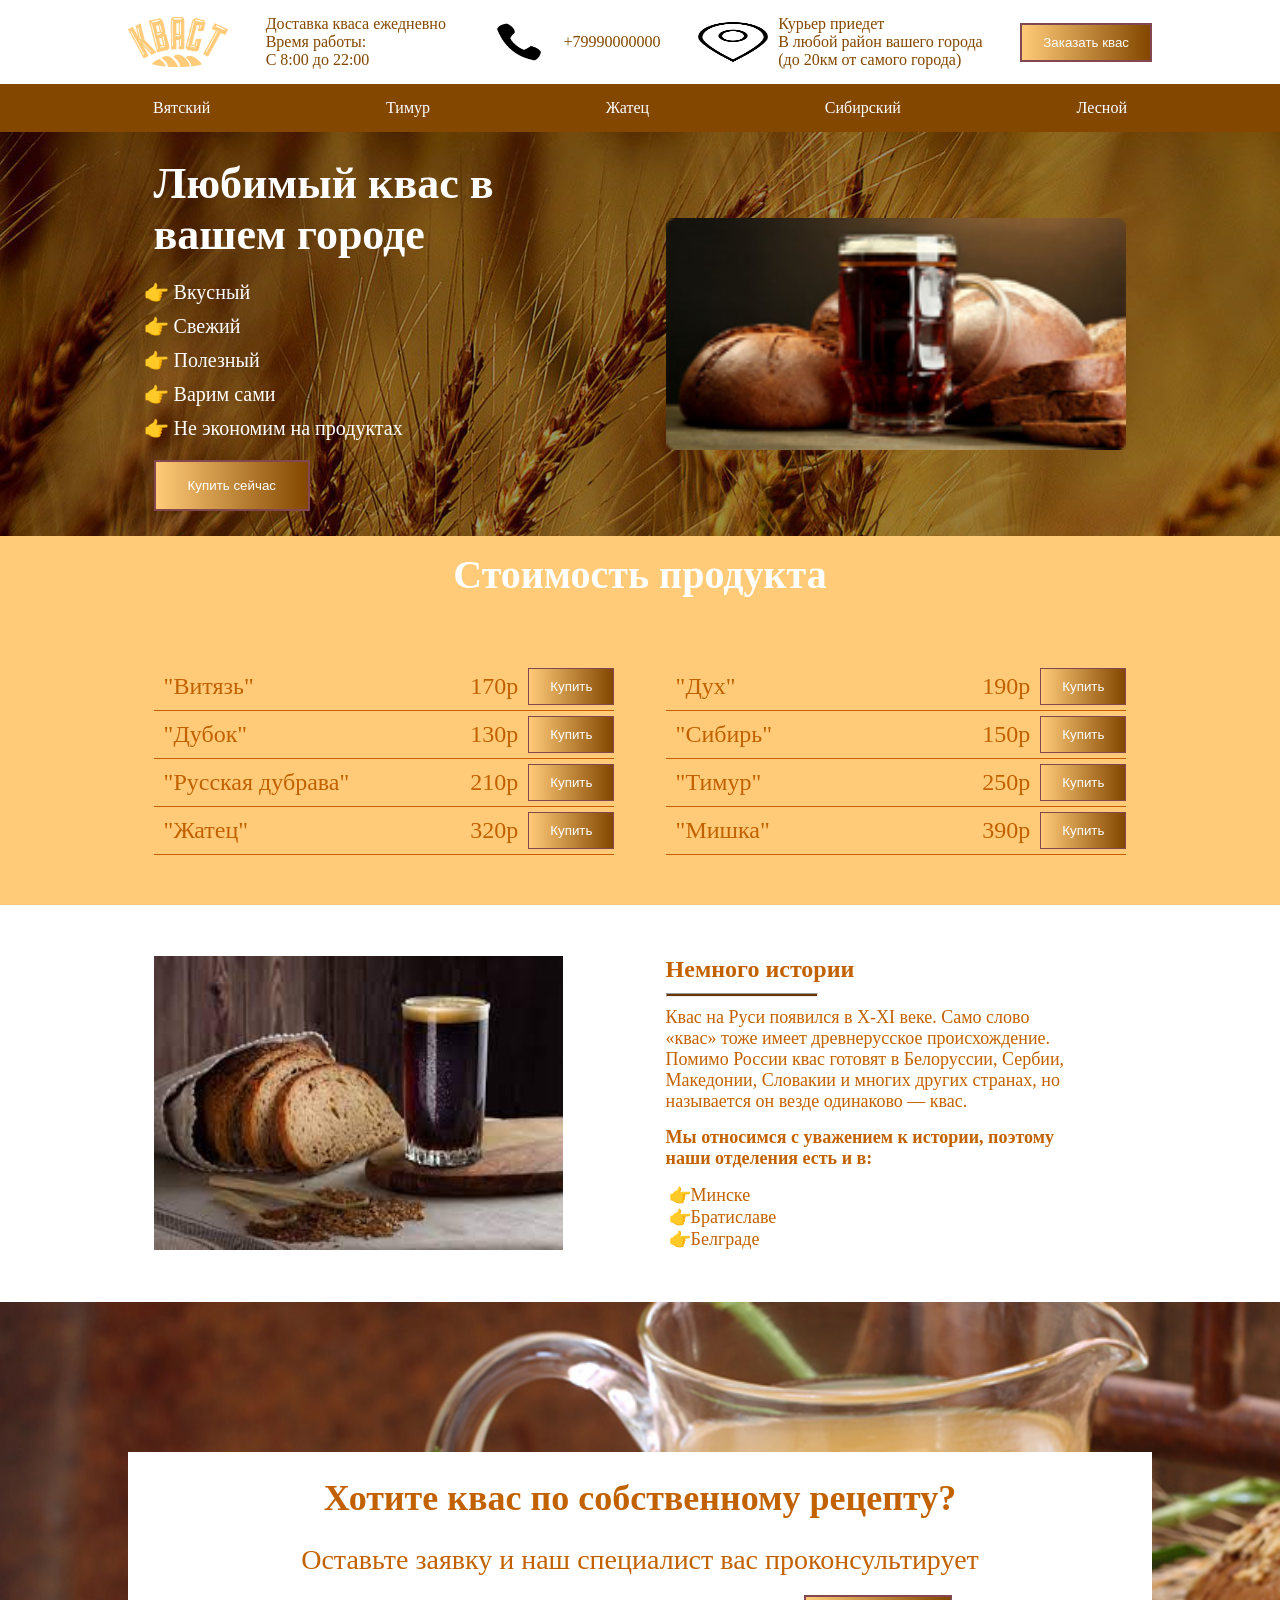
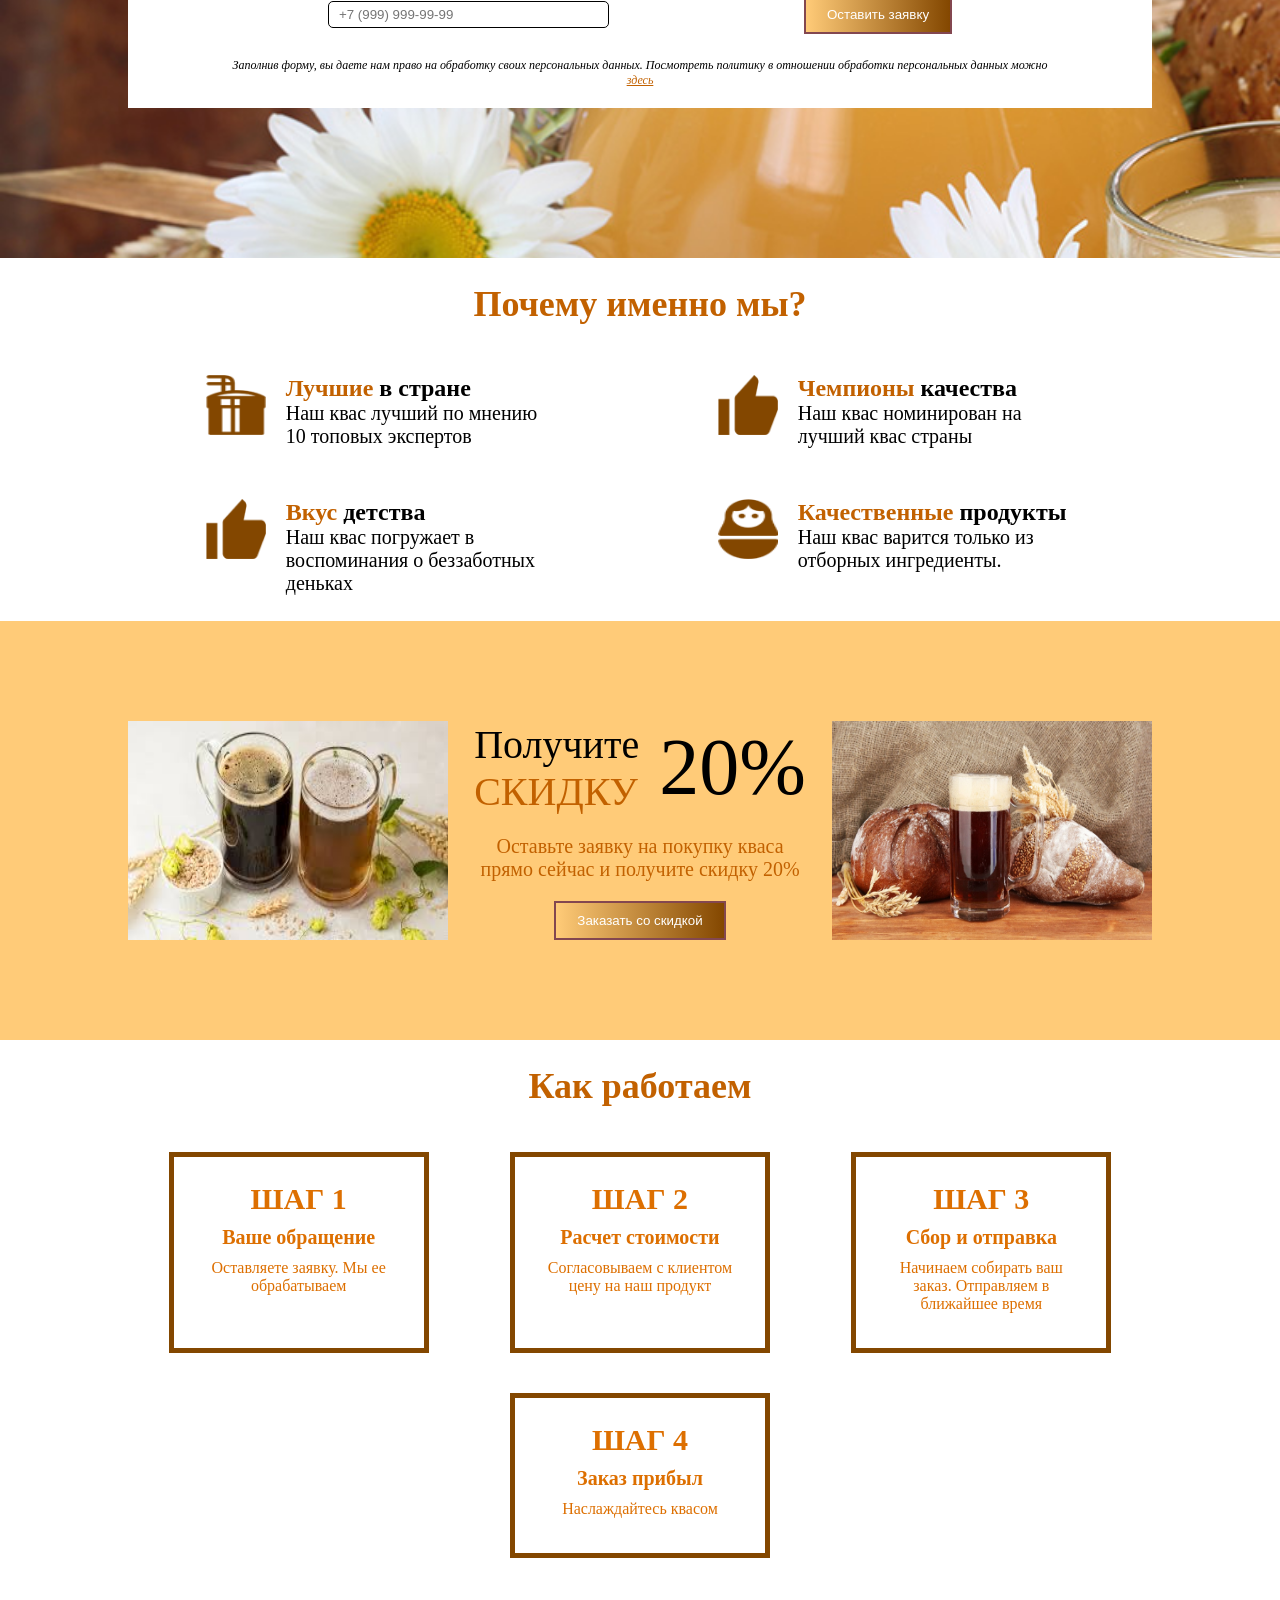
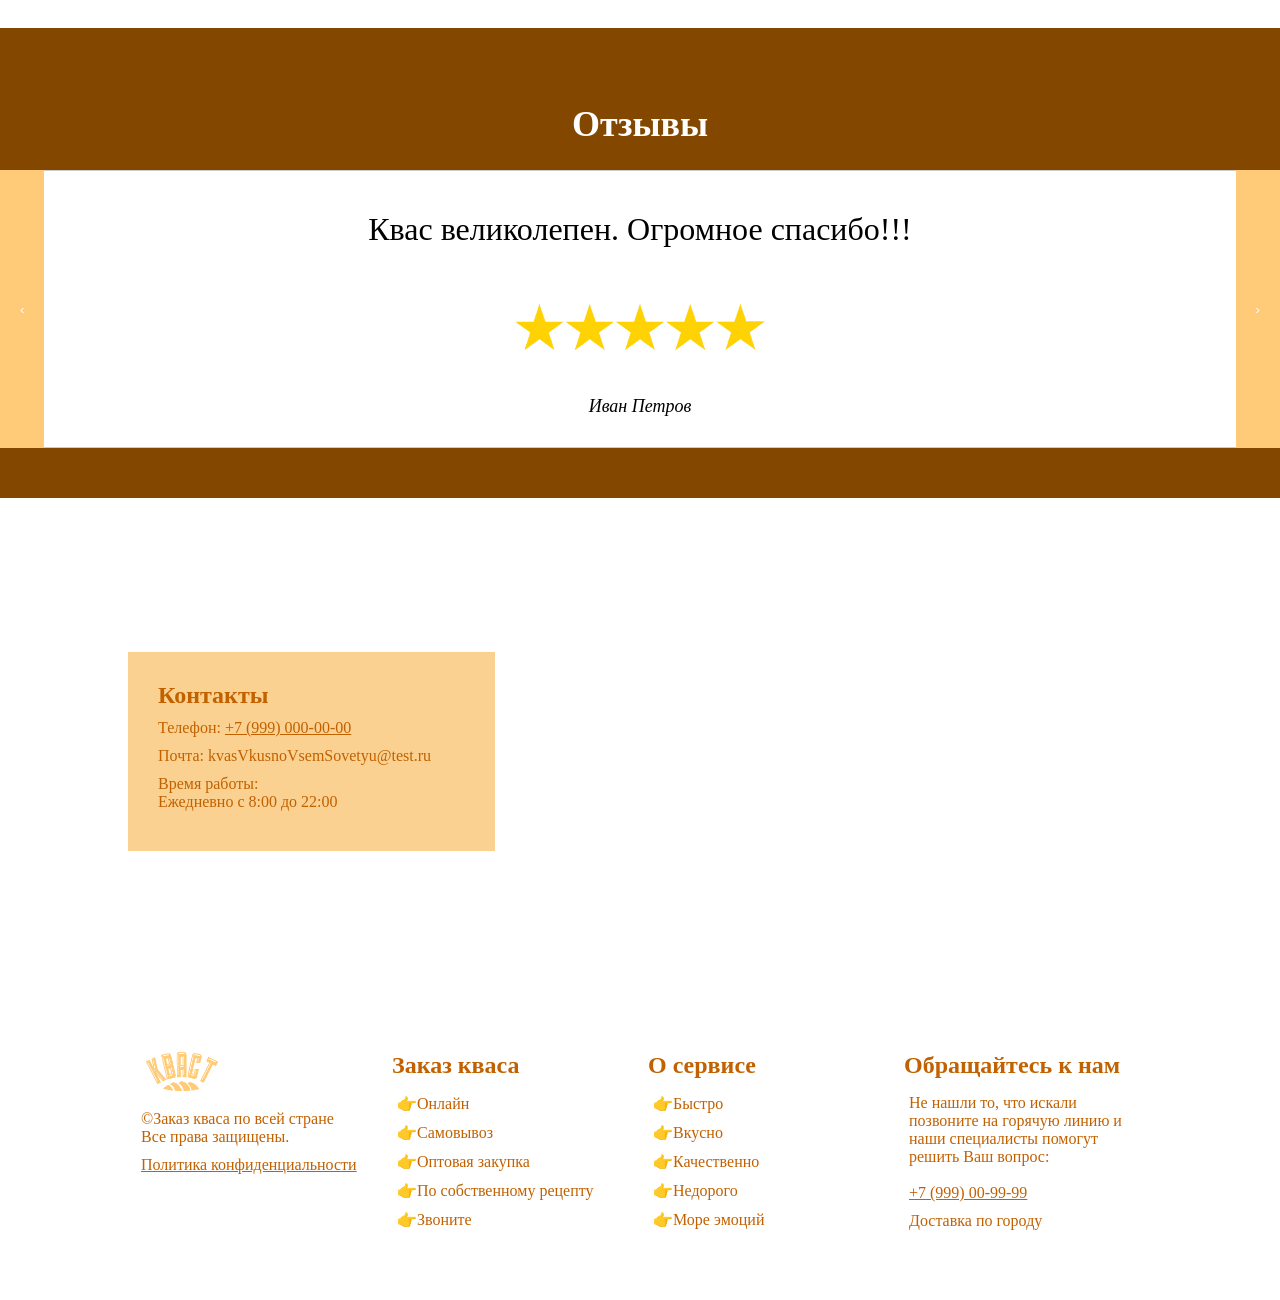
<file: Kvas/index.html>
<!DOCTYPE html>
<html lang="ru">

<head>
    <meta charset="UTF-8">
    <meta name="viewport" content="width=device-width, initial-scale=1.0">
    <meta name="keywords" content="Квас. Заказать квас. Квас лучший. Доставка. Доставка квас">
    <meta name="description" content="Сайт магазина кваса">
    <link rel="stylesheet" href="style.css">
    <link rel="stylesheet" href="media.css">
    <title>CopyHaier</title>
</head>

<body>
    <header class="header">
        <img class="header__logo" src="img/logo.png" alt="logo company">

        <p class="header__timetable">
            Доставка кваса ежедневно<br>
            Время работы: <br>
            С 8:00 до 22:00
        </p>

        <div class="image__container">
            <img class="header__image" src="img/phone.png" alt="image phone">
            <!--Можно и через <i> с before фотку добавлять, но решил не жертвовать контентной семантикой-->
            <!--Также есть вариант с picture, но функционал picture в данном проекте мне не нужен, поэтому img-->
            <a class="header__link-phone" href="tel:+79990000000">+79990000000</a>
        </div>

        <div class="image__container">
            <img class="header__image" src="img/place.png" alt="image location">
            <p class="header__tagline">
                Курьер приедет<br>
                В любой район вашего города<br>
                (до 20км от самого города)
            </p>
        </div>

        <button class="header__button" type="button">Заказать квас</button>
    </header>

    <nav class="menu">
        <div class="menu__container">
            <ul class="menu__list">
                <li class="menu__item"><a class="menu__link" href="#">Вятский</a></li>
                <li class="menu__item"><a class="menu__link" href="#">Тимур</a></li>
                <li class="menu__item"><a class="menu__link" href="#">Жатец</a></li>
                <li class="menu__item"><a class="menu__link" href="#">Сибирский</a></li>
                <li class="menu__item"><a class="menu__link" href="#">Лесной</a></li>
            </ul>
            <div class="burger-menu">
                <img class="burger__image" src="img/logo.png" alt="logo company">
                <div class="burger__icon">☰</div>
            </div>
            <ul class="mobile-menu">
                <div class="mobile-menu__close">&#11198;</div>
                <li class="mobile-menu__item"><a class="mobile-menu__link" href="#">Вятский</a></li>
                <li class="mobile-menu__item"><a class="mobile-menu__link" href="#">Тимур</a></li>
                <li class="mobile-menu__item"><a class="mobile-menu__link" href="#">Жатец</a></li>
                <li class="mobile-menu__item"><a class="mobile-menu__link" href="#">Сибирский</a></li>
                <li class="mobile-menu__item"><a class="mobile-menu__link" href="#">Лесной</a></li>
            </ul>
        </div>
    </nav>

    <main class="main">
        <section class="info">
            <div class="info__container">
                <div class="info__text">
                    <h1 class="info__title">Любимый квас в вашем городе</h1>
                    <ul class="info__list">
                        <li class="info__item">Вкусный</li>
                        <li class="info__item">Свежий</li>
                        <li class="info__item">Полезный</li>
                        <li class="info__item">Варим сами</li>
                        <li class="info__item">Не экономим на продуктах</li>
                    </ul>
                    <button class="info__button">Купить сейчас</button>
                </div>

                <img class="info__image" src="img/kvas.png" alt="photo kvas">
            </div>
        </section>

        <section class="tariff">
            <div class="tariff__container">
                <h2 class="tariff__title">Стоимость продукта</h2>

                <ul class="tariff__list">
                    <li class="tariff__item">
                        <p class="item__name">"Витязь"</p>
                        <div class="item__block">
                            <p class="block__price">170р</p>
                            <button class="block__button">Купить</button>
                        </div>
                    </li>

                    <li class="tariff__item">
                        <p class="item__name">"Дух"</p>
                        <div class="item__block">
                            <p class="block__price">190р</p>
                            <button class="block__button">Купить</button>
                        </div>
                    </li>

                    <li class="tariff__item">
                        <p class="item__name">"Дубок"</p>
                        <div class="item__block">
                            <p class="block__price">130р</p>
                            <button class="block__button">Купить</button>
                        </div>
                    </li>

                    <li class="tariff__item">
                        <p class="item__name">"Сибирь"</p>
                        <div class="item__block">
                            <p class="block__price">150р</p>
                            <button class="block__button">Купить</button>
                        </div>
                    </li>

                    <li class="tariff__item">
                        <p class="item__name">"Русская дубрава"</p>
                        <div class="item__block">
                            <p class="block__price">210р</p>
                            <button class="block__button">Купить</button>
                        </div>
                    </li>

                    <li class="tariff__item">
                        <p class="item__name">"Тимур"</p>
                        <div class="item__block">
                            <p class="block__price">250р</p>
                            <button class="block__button">Купить</button>
                        </div>
                    </li>

                    <li class="tariff__item">
                        <p class="item__name">"Жатец"</p>
                        <div class="item__block">
                            <p class="block__price">320р</p>
                            <button class="block__button">Купить</button>
                        </div>
                    </li>

                    <li class="tariff__item">
                        <p class="item__name">"Мишка"</p>
                        <div class="item__block">
                            <p class="block__price">390р</p>
                            <button class="block__button">Купить</button>
                        </div>
                    </li>

                </ul>
        </section>

        <section class="history">

            <img class="history__image" src="img/history.jpg" alt="photo history">
            <div class="history__text">
                <h3 class="history__title">Немного истории</h3>
                <hr class="hr">
                <p class="history__info">Квас на Руси появился в X-XI веке.
                    Само слово «квас» тоже имеет древнерусское происхождение.
                    Помимо России квас готовят в Белоруссии, Сербии, Македонии,
                    Словакии и многих других странах, но называется
                    он везде одинаково — квас.
                </p>
                <p class="history__fact">Мы относимся с уважением к истории, поэтому наши отделения есть и в:</p>
                <ul class="history__list">
                    <li class="history__item">Минске</li>
                    <li class="history__item">Братиславе</li>
                    <li class="history__item">Белграде</li>
                </ul>
            </div>

        </section>

        <section class="connection">
            <div class="connection__container">
                <h3 class="connection__title">Хотите квас по собственному рецепту?</h3>
                <p class="connection__text">Оставьте заявку и наш специалист вас проконсультирует</p>
                <form class="connection__form" autocomplete="off">
                    <input class="form__input" type="tel" name="phone" placeholder="+7 (999) 999-99-99">
                    <button class="form__button">Оставить заявку</button>
                </form>
                <p class="connection__rules"><i> Заполнив форму, вы даете нам право на обработку
                        своих персональных данных. Посмотреть политику
                        в отношении обработки персональных данных можно <a class="rules__link" href="#">здесь</a></i>
                </p>
            </div>
        </section>

        <section class="strengths">
            <h3 class="strengths__title">Почему именно мы?</h3>
            <div class="strengths__quality">
                <div class="quality__block">
                    <img class="quality__image" src="img/icon-brew.png" alt="photo quality">
                    <div class="quality__text">
                        <p class="text__promo"><span class="best">Лучшие</span> в стране</p>
                        <p class="text__info">Наш квас лучший по мнению 10 топовых экспертов</p>
                    </div>
                </div>

                <div class="quality__block">
                    <img class="quality__image" src="img/icon-thumbsup.png" alt="photo quality">
                    <div class="quality__text">
                        <p class="text__promo"><span class="best">Чемпионы</span> качества</p>
                        <p class="text__info">Наш квас номинирован на лучший квас страны</p>
                    </div>
                </div>

                <div class="quality__block">
                    <img class="quality__image" src="img/icon-thumbsup.png" alt="photo quality">
                    <div class="quality__text">
                        <p class="text__promo"><span class="best">Вкус</span> детства</p>
                        <p class="text__info">Наш квас погружает в воспоминания о беззаботных деньках</p>
                    </div>
                </div>

                <div class="quality__block">
                    <img class="quality__image" src="img/icon-matreshka.png" alt="photo quality">
                    <div class="quality__text">
                        <p class="text__promo"><span class="best">Качественные</span> продукты</p>
                        <p class="text__info">Наш квас варится только из отборных ингредиенты.</p>
                    </div>
                </div>
            </div>
        </section>

        <section class="discount">
            <div class="discount__container">
                <img class="discount__image" src="img/dis-1.jpg" alt="kvas photo">
                <div class="discount__info">
                    <div class="discount__offer">
                        <p class="offer__phrase">Получите <span class="best">СКИДКУ</span></p>
                        <p class="offer__price">20%</p>
                    </div>
                    <p class="offer__text">
                        Оставьте заявку на покупку кваса прямо
                        сейчас и получите скидку 20%
                    </p>
                    <button class="discount__button">Заказать со скидкой</button>
                </div>
                <img class="discount__image" src="img/dis-2.jpg" alt="kvas photo">
            </div>
        </section>

        <section class="about-work">
            <h3 class="about-work__title">Как работаем</h3>
            <div class="about-work__stages">
                <div class="stage">
                    <p class="stage__title">ШАГ 1</p>
                    <p class="stage__text">Ваше обращение</p>
                    <p class="stage__more-det">Оставляете заявку. Мы ее обрабатываем</p>
                </div>
                <div class="stage">
                    <p class="stage__title">ШАГ 2</p>
                    <p class="stage__text">Расчет стоимости</p>
                    <p class="stage__more-det">Согласовываем с клиентом цену на наш продукт</p>
                </div>
                <div class="stage">
                    <p class="stage__title">ШАГ 3</p>
                    <p class="stage__text">Сбор и отправка</p>
                    <p class="stage__more-det">Начинаем собирать ваш заказ. Отправляем в ближайшее время</p>
                </div>
                <div class="stage">
                    <p class="stage__title">ШАГ 4</p>
                    <p class="stage__text">Заказ прибыл</p>
                    <p class="stage__more-det">Наслаждайтесь квасом</p>
                </div>
            </div>
        </section>

        <section class="slider">
            <h3 class="slider__title">Отзывы</h3>
            <div class="slider-container">
                <div class="slider__reviews">
                    <blockquote class="review">
                        <p class="review__text">Квас великолепен. Огромное спасибо!!!</p>
                        <img class="review__stars" src="img/stars.png" alt="звезды">
                        <cite class="review__author">Иван Петров</cite>
                    </blockquote>
                    <blockquote class="review">
                        <p class="review__text">Обязательно будем заказывать еще. Очень понравилось!</p>
                        <img class="review__stars" src="img/stars.png" alt="звезды">
                        <cite class="review__author">Марина Авдеева</cite>
                    </blockquote>
                    <blockquote class="review">
                        <p class="review__text">Лучшее, что я только пробовал</p>
                        <img class="review__stars" src="img/stars.png" alt="звезды">
                        <cite class="review__author">Василий Сидоров</cite>
                    </blockquote>
                </div>
                <button class="prev-btn">&#8249;</button>
                <button class="next-btn">&#8250;</button>
            </div>
        </section>

        <section>
            <iframe class="map"
                src="https://yandex.ru/map-widget/v1/?um=constructor%3A7c1b9ab17f413155cb28d633c074c65a63643ae6d219cde2b06289aa1d8d5c4b&amp;source=constructor"
                frameborder="0">
            </iframe>
            <div class="contacts__container">
                <div class="contacts">
                    <h3 class="contacts__title">Контакты</h3>
                    <p class="contacts__item">Телефон: <a class="best" href="#">+7 (999) 000-00-00</a></p>
                    <p class="contacts__item">Почта: kvasVkusnoVsemSovetyu@test.ru</p>
                    <p class="contacts__item">Время работы:<br>
                        Ежедневно с 8:00 до 22:00
                    </p>
                </div>
            </div>
        </section>

    </main>

    <footer class="footer">
        <div class="footer__rules">
            <img class="footer__image" src="img/logo.png" alt="logo company">
            <p class="footer__promo">
                ©Заказ кваса по всей стране<br>
                Все права защищены.
            </p>
            <p class="footer__text"><a class="best" href="#">Политика конфиденциальности</a></p>
        </div>
        <div class="footer__order">
            <h3 class="footer__title">Заказ кваса</h3>
            <ul class="footer__list">
                <li class="footer__item">Онлайн</li>
                <li class="footer__item">Самовывоз</li>
                <li class="footer__item">Оптовая закупка</li>
                <li class="footer__item">По собственному рецепту</li>
                <li class="footer__item">Звоните</li>
            </ul>
        </div>
        <div class="footer__about-service">
            <h3 class="footer__title">О сервисе</h3>
            <ul class="footer__list">
                <li class="footer__item">Быстро</li>
                <li class="footer__item">Вкусно</li>
                <li class="footer__item">Качественно</li>
                <li class="footer__item">Недорого</li>
                <li class="footer__item">Море эмоций</li>
            </ul>
        </div>
        <div class="footer__advice">
            <h3 class="footer__title">Обращайтесь к нам</h3>
            <p class="footer__promo">Не нашли то, что искали позвоните на
                горячую линию и наши специалисты
                помогут решить Ваш вопрос:<br><br>
                <a class="best" href="#">+7 (999) 00-99-99</a>
            </p>
            <p class="footer__text">Доставка по городу</p>
        </div>
    </footer>

    <div class="more__details">
        <p class="details__text">Оставьте заявку на сайте и получите скидку 20%</p>
        <button class="details__button">Заказать</button>
    </div>

    <div class="more__details-mobile">
        <button class="details__call">Позвонить</button>
        <button class="details__menu">Меню</button>
    </div>

    <script src="script.js"></script>
</body>

</html>
</file>
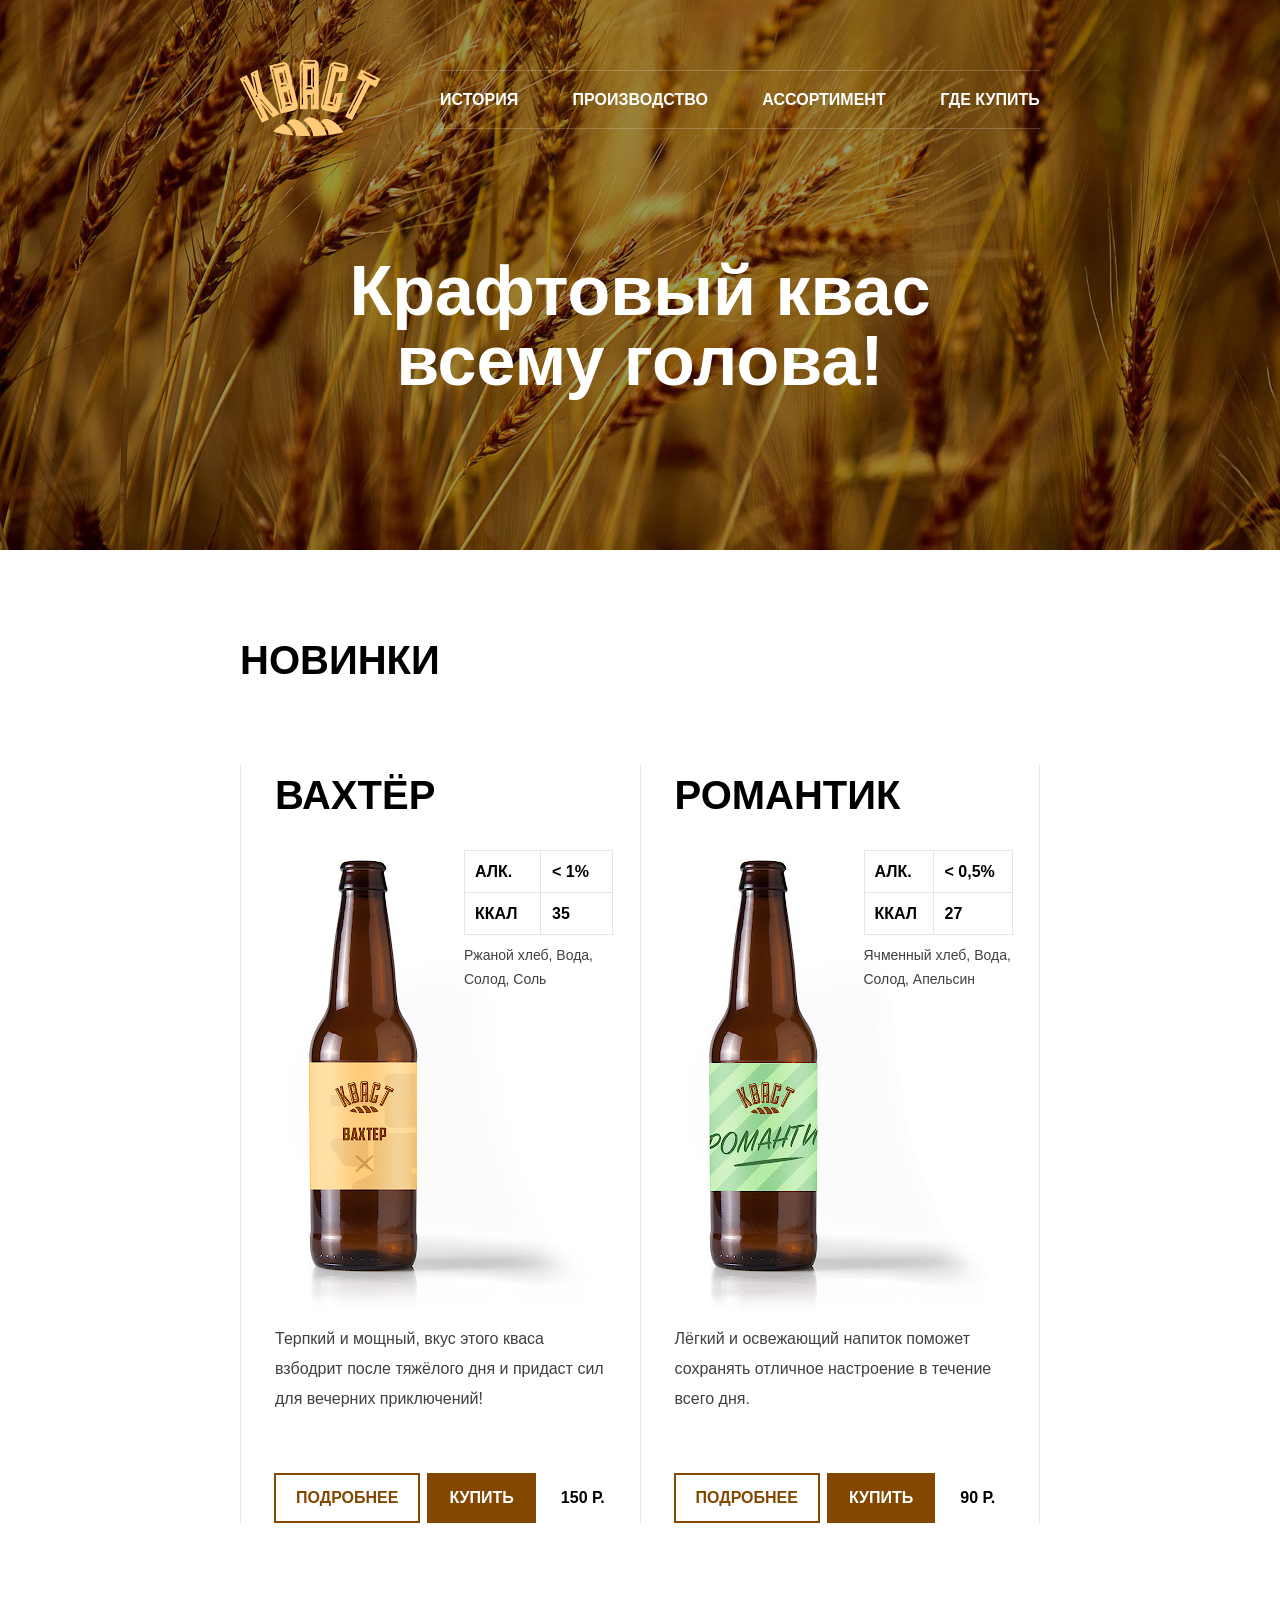
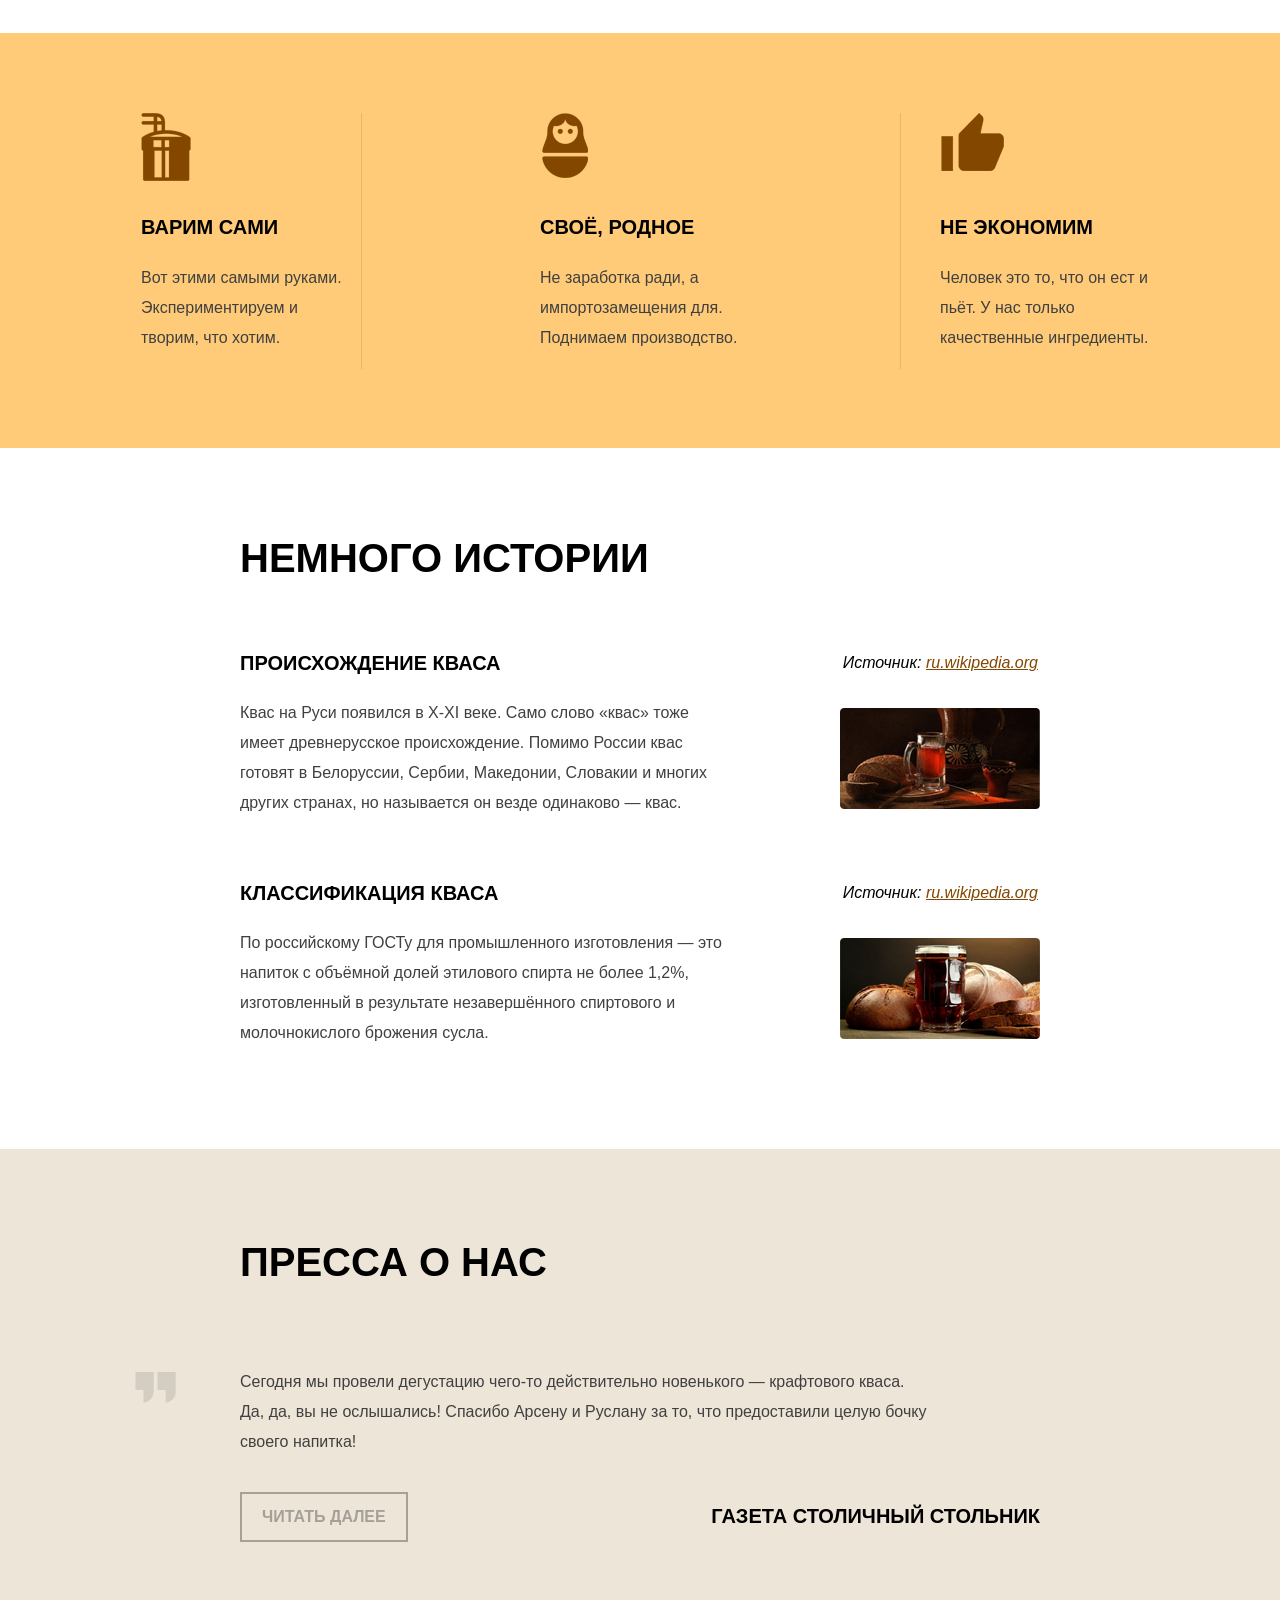
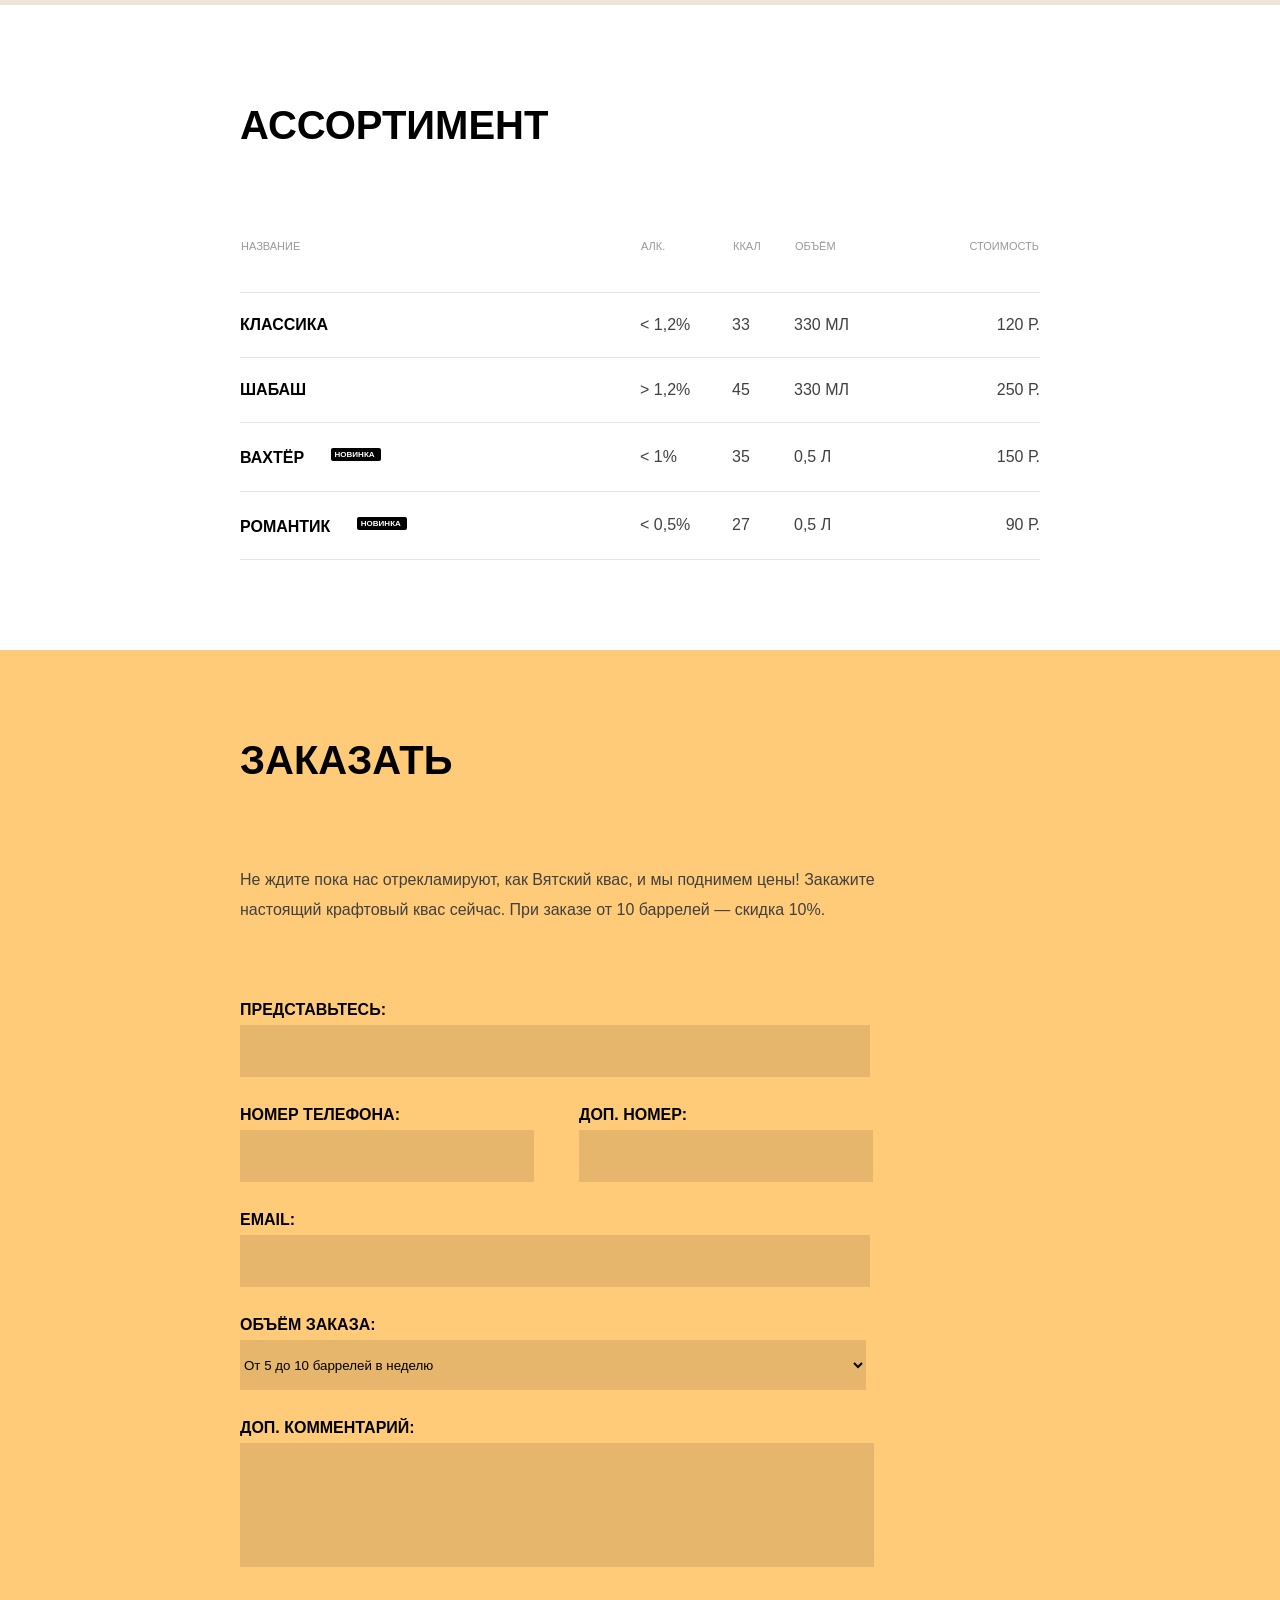
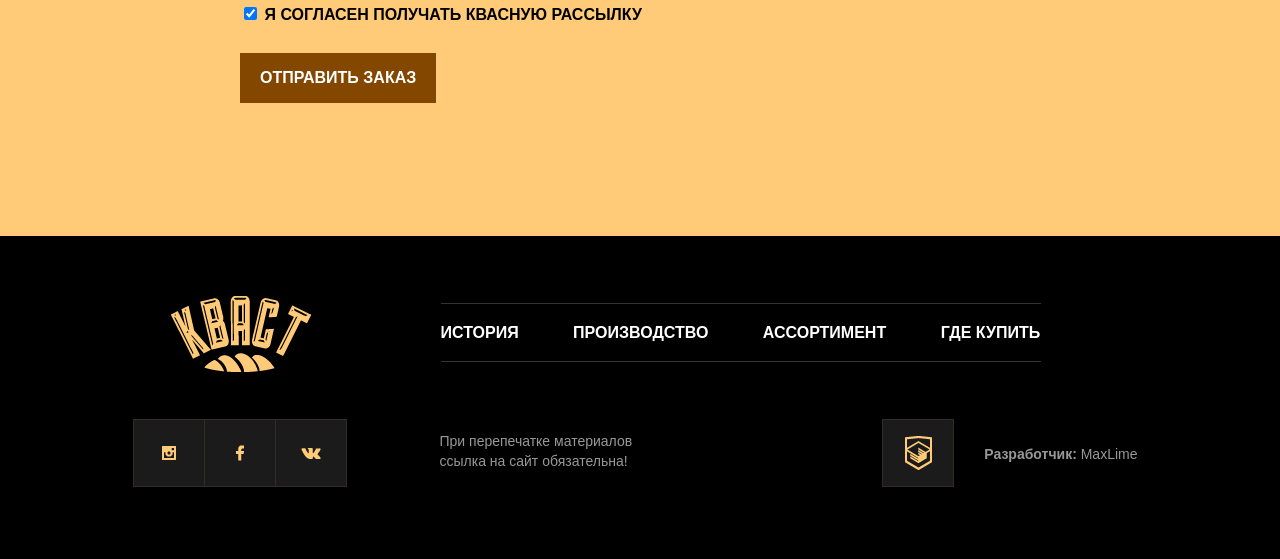
<file: kvast/index.html>
<!DOCTYPE HTML>
<html lang="ru">
<head>
    <meta charset="utf-8">
    <link rel="stylesheet" href="css1/style.css">
    <title>Кваст</title>
</head>
<body>
<div class="page-header">
    <div class="container">
        <div class="header-top clearfix">
            <div class="header-logo clearfix">
                <img src="img/logo.png" alt="Логотип" width="140" height="76">
            </div>
            <ul class="main-nav">
                <li><a href="#">История</a></li>
                <li><a href="#">Производство</a></li>
                <li><a href="#">Ассортимент</a></li>
                <li><a href="#">Где купить</a></li>
            </ul>
        </div>
        <p class="promo-text">Крафтовый квас<br>
            всему голова!</p>
    </div>
</div>

<div class="bottles-menu">
    <div class="container">
        <h2 class="bottles-title">Новинки</h2>
        <div class="bottles clearfix">
            <div class="bottle-item bottle-item-left clearfix">
                <h3>Вахтёр</h3>
                <table class="bottles-table">
                    <tr>
                        <td>Алк.</td>
                        <td class="data">&lt; 1%</td>
                    </tr>
                    <tr>
                        <td>Ккал</td>
                        <td class="data">35</td></tr>
                </table>
                <p class="ingredients">Ржаной хлеб, Вода, Солод, Соль</p>
                <img src="img/bottle-left.jpg" alt="Вахтер" height="459" width="319">
                <p class="desc">Терпкий и мощный, вкус этого кваса взбодрит после тяжёлого дня и придаст сил для вечерних приключений!</p>
                <a href="#" class="btn">Подробнее</a>
                <a href="#" class="btn btn-buy">Купить</a>
                <b class="price">150 Р.</b>
            </div>
            <div class="bottle-item bottle-item-right">
                <h3>Романтик</h3>
                <table class="bottles-table">
                    <tr>
                        <td class="big-data">Алк.</td>
                        <td class="data biggest">&lt; 0,5%</td>
                    </tr>
                    <tr>
                        <td class="big-data">Ккал</td>
                        <td class="data biggest">27</td>
                    </tr>
                </table>
                <p class="ingredients">Ячменный хлеб, Вода, Солод, Апельсин</p>
                <img src="img/bottle-right.jpg" alt="Романтик" width="319" height="459">
                <p class="desc">Лёгкий и освежающий напиток поможет сохранять отличное настроение в течение всего дня.</p>
                <a href="#" class="btn">Подробнее</a>
                <a href="#" class="btn btn-buy">Купить</a>
                <b class="price">90 Р.</b>
            </div>
        </div>
    </div>
</div>

<div class="features-menu">
    <div class="container">
        <ul class="features-list clearfix">
            <li class="feature-item brew">
                <h2>Варим сами</h2>
                <p>Вот этими самыми руками. Экспериментируем и творим, что хотим.</p>
            </li>
            <li class="feature-item matreshka">
                <h2>Своё, родное</h2>
                <p>Не заработка ради, а импортозамещения для. Поднимаем производство.</p>
            </li>
            <li class="feature-item thumbsup">
                <h2>Не экономим</h2>
                <p>Человек это то, что он ест и пьёт. У нас только качественные ингредиенты.</p>
            </li>
        </ul>
    </div>
</div>
<div class="history-menu">
    <div class="container clearfix">
        <h2>Немного истории</h2>
        <dl>
            <div class="history-container">
                <dt class="history-title">
                    Происхождение кваса
                    <i class="history-source">Источник: <a href="#">ru.wikipedia.org</a></i>
                </dt>
                <dd>
                    <img src="img/wiki-1.png" alt="Происхождение кваса" height="101" width="200">
                    <p>Квас на Руси появился в X-XI веке. Само слово «квас» тоже имеет древнерусское происхождение. Помимо России квас готовят в Белоруссии, Сербии, Македонии, Словакии и многих других странах, но называется он везде одинаково — квас.</p>
                </dd>
            </div>
            <div class="history-container">
                <dt class="history-title">
                    Классификация кваса
                    <i class="history-source">Источник: <a href="#">ru.wikipedia.org</a></i>
                </dt>
                <dd>
                    <img src="img/wiki-2.png" alt="Классификация кваса" height="101" width="200">
                    <p>По российскому ГОСТу для промышленного изготовления — это напиток с объёмной долей этилового спирта не более 1,2%, изготовленный в результате незавершённого спиртового и молочнокислого брожения сусла.</p>
                </dd>
            </div>
        </dl>
    </div>
</div>
<div class="press-about-us">
    <div class="press container">
        <h2>Пресса о нас</h2>
        <div class="press-info">
            <blockquote>Сегодня мы провели дегустацию чего-то действительно новенького — крафтового кваса. Да, да, вы не
                ослышались! Спасибо Арсену и Руслану за то, что предоставили целую бочку своего напитка!</blockquote>
            <blockquote><em>Газета столичный Стольник</em>
                <a class="btn" href="#">Читать далее</a></blockquote>
        </div>
    </div>
</div>
<div class="assortiment-menu">
    <div class="container">
        <h2>Ассортимент</h2>
        <table class="price-list">
            <tr>
                <th class="assortiment-name">Название</th>
                <th class="alc">Алк.</th>
                <th class="kcal">Ккал</th>
                <th>Объём</th>
                <th>Стоимость</th>
            </tr>
            <tr>
                <td class="bottle-name">Классика</td>
                <td class="alc">&lt; 1,2%</td>
                <td class="kcal">33</td>
                <td>330 мл</td>
                <td class="price-bottle">120 Р.</td>
            </tr>
            <tr>
                <td class="bottle-name">Шабаш</td>
                <td class="alc">&gt; 1,2%</td>
                <td class="kcal">45</td>
                <td>330 мл</td>
                <td class="price-bottle">250 Р.</td>
            </tr>
            <tr>
                <td class="bottle-name">Вахтёр <sup>Новинка</sup></td>
                <td class="alc">&lt; 1%</td>
                <td class="kcal">35</td>
                <td>0,5 л</td>
                <td class="price-bottle">150 Р.</td>
            </tr>
            <tr>
                <td class="bottle-name">Романтик <sup>Новинка</sup></td>
                <td class="alc">&lt; 0,5%</td>
                <td class="kcal">27</td>
                <td>0,5 л</td>
                <td class="price-bottle">90 Р.</td>
            </tr>
        </table>
    </div>
</div>
<div class="order">
    <div class="container">
        <h2 class="order-title">Заказать</h2>
        <p>Не ждите пока нас отрекламируют, как Вятский квас, и мы поднимем цены! Закажите настоящий крафтовый квас сейчас. При заказе от 10 баррелей — скидка 10%.
        </p>
        <form class="order-form" action=".mail" method="post">
            <div class="order-form-group">
                <label for="fullname">Представьтесь:</label>
                <input type="text" name="fullname" id="fullname">
            </div>
            <div class="phones">
                <div class="order-form-group left">
                    <label for="phone">Номер телефона:</label>
                    <input type="number" name="phone" id="phone">
                </div>
                <div class="order-form-group right">
                    <label for="phone-other">Доп. номер:</label>
                    <input type="number" name="phone-other" id="phone-other">
                </div>
            </div>
            <div class="order-form-group">
                <label for="email">Email:</label>
                <input type="text" name="email" id="email">
            </div>
            <div class="order-form-group">
                <label for="theme-form">Объём заказа:</label>
                <br>
                <select name="theme-form" id="theme-form">
                    <option value="1">От 5 до 10 баррелей в неделю</option>
                </select>
            </div>
            <div class="order-form-group">
                <label for="comment-form">Доп. комментарий:</label>
                <textarea name="comment-form" id="comment-form" rows="2"></textarea>
            </div>
            <div class="order-form-group">
                <input type="checkbox" name="subscription-checkbox" id="subscription-checkbox" checked>
                <label for="subscription-checkbox">Я согласен получать квасную рассылку</label>
            </div>
            <div class="order-form-group">
                <input type="submit" value="Отправить заказ">
            </div>
        </form>
    </div>
</div>
<div class="page-footer">
    <div class="container-big">
        <div class="footer-top clearfix">
            <div class="footer-logo">
                <img src="img/logo.png" alt="Логотип" width="140" height="76">
            </div>
            <ul class="main-nav-footer">
                <li><a href="#">История</a></li>
                <li><a href="#">Производство</a></li>
                <li><a href="#">Ассортимент</a></li>
                <li><a href="#">Где купить</a></li>
            </ul>
        </div>
        <div class="footer-bottom clearfix">
            <div class="footer-social">
                <a href="#" class="social-btn btn-in">Инстаграм</a>
                <a href="#" class="social-btn btn-fb">Фейсбук</a>
                <a href="#" class="social-btn btn-vk">Вконтакте</a>
            </div>
            <div class="copyright-note">
                <p>При перепечатке материалов ссылка на сайт обязательна!</p>
            </div>
            <div class="footer-copyright">
                <a href="#"><span class="academy-logo"><img src="img/htmlacademy.png" alt="HTML ACADEMY" height="34" width="27"></span></a>
                <p><b> Разработчик:</b>
                    MaxLime</p>
            </div>
        </div>
    </div>
</div>
</body>
</html>
</file>
<file: Kvas/style.css>
* {
    margin: 0;
    padding: 0;
}

.header {
    width: 80%;
    max-width: 1920px;
    margin: 0 auto;
    display: flex;
    flex-wrap: wrap;
    justify-content: space-between;
    align-items: center;
    padding: 15px 0;
    color: #834700;
}

/*шапка*/

.header__logo {
    width: 100px;
    height: 50px;
}

.image__container {
    display: flex;
    align-items: center;
    justify-content: space-evenly;
}

.header__image {
    width: 70px;
    height: 40px;
    margin-right: 10px;
}

.header__link-phone {
    color: #834700;
    text-decoration: none;
}

.header__button {
    border: 2px solid #834750;
    cursor: pointer;
    padding: 10px 21px;
    color: #FFFFFF;
    background: linear-gradient(to right, #ffcb78, #834700);
}

.menu {
    background-color: #834700;
}

.menu__container {
    width: 80%;
    max-width: 1920px;
    margin: 0 auto;
    position: relative;
}

.menu__list {
    width: 100%;
    max-width: 1920px;
    margin: 0 auto;
    position: relative;
    display: flex;
    justify-content: space-between;
    list-style: none;
}

.menu__link {
    display: block;
    color: #FFFFFF;
    text-decoration: none;
    padding: 15px 25px;
}


/*стили для бургер-меню*/

.mobile-menu {
    display: none;
    position: fixed;
    z-index: 10;
    top: 0px;
    right: -50px;
    width: 20%;
    height: 100vh;
    background-color: #834700;
    text-align: center;
    list-style: "👉";
    padding: 0 40px;
}

.mobile-menu__close {
    font-size: 30px;
    color: #fad190;
    position: absolute;
    top: 0px;
    right: 55px;
}

.mobile-menu__item {
    width: 80%;
    padding-top: 10px;
}

.mobile-menu__link {
    color: #FFFFFF;
    text-decoration: none;
    display: block;
    padding: 20px 0;
}

.burger-menu {
    display: none;
}

.burger__image {
    width: 80px;
    height: 40px;
    padding: 15px 0;
}

.burger__icon {
    font-size: 30px;
    color: #fad190;
    border: 1px solid #fad190;
    padding: 3px 6px;
}

/*секция со списком достижений*/

.info {
    background-image: url(img/background.jpg);
}

.info__container {
    width: 80%;
    max-width: 1920px;
    margin: 0 auto;
    display: flex;
    justify-content: space-between;
    align-items: center;
    flex-wrap: wrap;
    background-size: 100%;
}

.info__text {
    width: 45%;
    min-width: 280px;
    margin: 0 auto;
    padding: 2.5%;
}

.info__title {
    color: #FFFFFF;
    font-size: 44px;
}

.info__list {
    list-style: "👉";
    margin: 15px;
}

.info__item {
    padding: 5px;
    font-size: 20px;
    color: #FFFFFF;
}

.info__button {
    border: 2px solid #834750;
    cursor: pointer;
    padding: 16px 32px;
    color: #FFFFFF;
    background: linear-gradient(to right, #ffcb78, #834700);
}

.info__image {
    width: 45%;
    min-width: 280px;
    margin: 0 auto;
    padding: 2.5%;
}

/*ценовая секция*/

.tariff {
    background-color: #ffcb78;
}

.tariff__container {
    width: 80%;
    max-width: 1920px;
    margin: 0 auto;
}

.tariff__title {
    text-align: center;
    padding: 15px;
    font-size: 40px;
    color: #FFFFFF;
}

.tariff__list {
    list-style: none;
    display: flex;
    flex-wrap: wrap;
    justify-content: space-between;
    padding: 50px 0;
}

.tariff__item {
    width: 45%;
    min-width: 280px;
    margin: 0 auto;
    display: flex;
    border-bottom: 1px solid #c26100;
    justify-content: space-between;
}

.item__name {
    font-size: 24px;
    color: #c26100;
    padding: 10px;
}

.item__block {
    display: flex;
    align-items: center;
}

.block__price {
    font-size: 24px;
    color: #c26100
}

.block__button {
    border: 1px solid #834750;
    cursor: pointer;
    padding: 10px 21px;
    margin-left: 10px;
    color: #FFFFFF;
    background: linear-gradient(to right, #ffcb78, #834700);
}

/*секция истории*/

.history {
    width: 80%;
    max-width: 1920px;
    margin: 0 auto;
    display: flex;
    flex-wrap: wrap;
    justify-content: space-between;
}

.history__image {
    width: 40%;
    min-width: 320px;
    margin: 5% auto;
}

.history__text {
    width: 40%;
    min-width: 280px;
    margin: 0 auto;
    padding: 5%;
}

.history__title {
    text-align: left;
    font-size: 24px;
    color: #c26100;
}

.hr {
    width: 150px;
    padding: 1px 0;
    margin: 10px 0;
    background-color: #683400;
}

.history__info {
    color: #c26100;
    font-size: 18px;
    padding-bottom: 15px;
}

.history__fact {
    color: #c26100;
    font-size: 18px;
    font-weight: 900;
    padding-bottom: 15px;
}

.history__list {
    padding: 0 25px;
    list-style: "👉";
    color: #c26100;
    font-size: 18px;
}

/*секция обратной связи*/

.connection {
    background-image: url(img/connection.jpg);
    background-repeat: no-repeat;
    background-size: 150%;
    padding: 150px 0;
}

.connection__container {
    width: 80%;
    max-width: 1920px;
    margin: 0 auto;
    background-color: #FFFFFF;
}

.connection__title {
    text-align: center;
    color: #c26100;
    font-size: 36px;
    padding: 25px 0;
}

.connection__text {
    text-align: center;
    color: #c26100;
    font-size: 28px;
    padding-bottom: 15px;
}

.connection__form {
    width: 80%;
    margin: 0 auto;
    display: flex;
    justify-content: space-around;
    align-items: center;
}

.form__input {
    padding: 5px 100px 5px 10px;
    border: 1px solid #000000;
    border-radius: 5px;
    margin: 10px 0;
}

.form__button {
    border: 2px solid #834750;
    cursor: pointer;
    padding: 10px 21px;
    color: #FFFFFF;
    background: linear-gradient(to right, #ffcb78, #834700);
}

.connection__rules {
    font-size: 12px;
    width: 80%;
    margin: 0 auto;
    padding: 20px;
    text-align: center;
}

.rules__link {
    color: #c26100;
}

/*секция "наши преимущества"*/

.strengths {
    width: 80%;
    max-width: 1920px;
    margin: 0 auto;
}

.strengths__title {
    text-align: center;
    font-size: 36px;
    padding: 25px 0;
    color: #c26100;
}

.strengths__quality {
    width: 100%;
    display: flex;
    flex-wrap: wrap;
    justify-content: space-between;
}

.quality__block {
    width: 45%;
    min-width: 280px;
    margin: 2.5%;
    display: flex;
    justify-content: center;
}

.quality__image {
    width: 60px;
    height: 60px;
    margin-right: 20px;
}

.quality__text {
    width: 60%;
}

.text__promo {
    font-size: 24px;
    font-weight: 900;
}

.best {
    color: #c26100;
}

.text__info {
    font-size: 20px;
}

/*секция про скидку*/

.discount {
    background-color: #ffcb78;
}

.discount__container {
    width: 80%;
    max-width: 1920px;
    margin: 0 auto;
    display: flex;
    flex-wrap: wrap;
    justify-content: space-between;
    padding: 100px 0;
}

.discount__image {
    width: 30%;
    min-width: 320px;
}

.discount__info {
    width: 30%;
    min-width: 320px;
    margin: 0 auto;
}

.discount__offer {
    display: flex;
    justify-content: center;
    align-items: center;
}

.offer__phrase {
    font-size: 40px;
    margin: 0 10px;
}

.offer__price {
    font-size: 80px;
    margin: 0 10px;
}

.offer__text {
    text-align: center;
    color: #c26100;
    font-size: 20px;
    padding: 20px 0;
}

.discount__button {
    display: block;
    border: 2px solid #834750;
    cursor: pointer;
    padding: 10px 21px;
    margin: 0 auto;
    color: #FFFFFF;
    background: linear-gradient(to right, #ffcb78, #834700);
    margin: 0 auto;
}

/*секция "шаги работы"*/

.about-work {
    width: 80%;
    max-width: 1920px;
    margin: 0 auto;
}

.about-work__title {
    color: #c26100;
    font-weight: 900;
    font-size: 36px;
    padding: 25px 0;
    text-align: center;
}

.about-work__stages {
    width: 100%;
    display: flex;
    flex-wrap: wrap;
    justify-content: space-between;
    padding-bottom: 50px;
}

.stage {
    width: 15%;
    min-width: 200px;
    margin: 20px auto;
    padding: 25px;
    border: 5px solid #834700;
    text-align: center;
}

.stage__title {
    font-size: 30px;
    font-weight: 900;
    color: #dd6f00;
    padding-bottom: 10px;
}

.stage__text {
    font-size: 20px;
    font-weight: 900;
    color: #dd6f00;
    padding-bottom: 10px;
    white-space: nowrap;
}

.stage__more-det {
    font-size: 16px;
    color: #dd6f00;
    padding-bottom: 10px;
}

/*слайдер с отзывами*/

.slider {
    display: flex;
    flex-direction: column;
    align-items: center;
    justify-content: center;
    background-color: #834700;
    position: relative;
    padding: 50px 0;
}

.slider__title {
    color: #ffffff;
    font-weight: 900;
    font-size: 36px;
    padding: 25px 0;
    text-align: center;
}

.slider-container {
    position: relative;
    overflow: hidden;
    width: 100%;
    max-width: 1920px;
}

.slider__reviews {
    display: flex;
    transition: transform 0.5s ease-in-out;
}

.review {
    min-width: 100%;
    box-sizing: border-box;
    padding: 20px;
    text-align: center;
    background-color: #ffffff;
    border: 1px solid #ccc;
    display: flex;
    flex-direction: column;
    align-items: center;
}

.review__text {
    font-size: 32px;
    padding: 20px;
}

.review__stars {
    width: 250px;
    padding: 30px;
}

.review__author {
    font-size: 18px;
    padding: 10px;
}

.prev-btn,
.next-btn {
    position: absolute;
    top: 50%;
    transform: translateY(-50%);
    background-color: #ffcb78;
    color: #fff;
    border: none;
    cursor: pointer;
    height: 100%;
    padding: 0 20px;
}

.next-btn {
    right: 0;
}

/*карта моего завода*/

.map {
    width: 100%;
    height: 500px;
}

.contacts__container {
    width: 80%;
    max-width: 1920px;
    margin: 0 auto;
    position: relative;
    z-index: 2;
}

.contacts {
    width: 30%;
    background-color: #fad190;
    position: absolute;
    padding: 30px;
    top: -350px;
}

.contacts__title {
    font-size: 24px;
    padding-bottom: 10px;
    color: #c26100;
    font-weight: 900;
}

.contacts__item {
    font-size: 16px;
    padding-bottom: 10px;
    color: #c26100;
}

/*подвал сайта*/

.footer {
    width: 80%;
    max-width: 1920px;
    margin: 0 auto;
    display: flex;
    flex-wrap: wrap;
    justify-content: space-between;
    padding: 25px 0 50px;
}

.footer__rules,
.footer__order,
.footer__about-service,
.footer__advice {
    width: 20%;
    min-width: 240px;
    margin: 0 auto;
    padding: 15px 0;

}

.footer__image {
    width: 30%;
    padding: 10px;
}

.footer__promo,
.footer__text {
    color: #c26100;
    font-size: 16px;
    padding: 5px;
}

.footer__title {
    color: #c26100;
    font-size: 24px;
    padding: 10px 0;
}

.footer__list {
    list-style: "👉";
    padding: 0 25px;
}

.footer__item {
    color: #c26100;
    font-size: 16px;
    padding: 5px 0;
}

.more__details,
.more__details-mobile {
    width: 100%;
    position: fixed;
    background-color: #dd6f00;
    bottom: 0;
    display: flex;
    justify-content: space-around;
    align-items: center;
    padding: 10px 0;
    opacity: 0;
    transition: opacity 0.5s ease;
}

.more__details-mobile{
    display: none;
}

.details__text {
    font-size: 24px;
    color: #ffffff;
}

.details__button {
    border: 2px solid #834750;
    cursor: pointer;
    padding: 10px 21px;
    color: #FFFFFF;
    background: linear-gradient(to right, #ffcb78, #834700);
}

.details__call {
    border: 2px solid #834750;
    cursor: pointer;
    padding: 10px 21px;
    color: #FFFFFF;
    background: #834700;
}

.details__menu {
    border: 2px solid #834750;
    cursor: pointer;
    padding: 10px 21px;
    color: #000000;
    background: #ffcb78;
}

.header__button:hover,
.info__button:hover,
.block__button:hover,
.form__button:hover,
.discount__button:hover,
.prev-btn:hover,
.next-btn:hover,
.details__button:hover,
.details__call:hover,
.details__menu:hover,
.menu__link:hover{
    background: #683400 !important;
    color: #ffffff;
    cursor: pointer;
}
</file>
<file: Kvas/media.css>
@media (max-width: 767px) {

    .header,
    .menu {
        display: none;
    }

    .connection__title,
    .strengths__title,
    .offer__phrase,
    .slider__title {
        font-size: 24px;
    }

    .info__text {
        padding: 0;
    }

    .info__title {
        font-size: 36px;
    }

    .info__item {
        text-align: center;
    }

    .info__button {
        display: block;
        margin: 0 auto;
    }

    .info__image {
        display: block;
        width: 90%;
        padding: 0;
        margin: 20px auto;
    }

    .history__image {
        width: 90%;
        margin: 5% auto;
    }

    .history__title,
    .history__text {
        text-align: center;
    }

    .hr {
        margin: 10px auto;
    }

    .connection {
        padding: 10px 0;
    }

    .connection__text {
        font-size: 18px;
    }

    .form__input {
        width: 50%;
        padding: 5px 10px;
    }

    .form__button {
        width: 35%;
        padding: 5px 10px;
    }

    .connection__rules {
        font-size: 8px;
    }

    .quality__block {
        margin: 2.5% auto;
    }

    .text__promo {
        font-size: 16px;
    }

    .text__info {
        font-size: 14px;
    }

    .quality__image {
        width: 20px;
        height: 20px;
    }

    .discount__container {
        flex-wrap: wrap;
    }

    .discount__image {
        min-width: 100%;
        margin: 30px auto;
    }

    .discount__info {
        min-width: 100%;
    }

    .offer__price {
        font-size: 48px;
    }

    .offer__text {
        font-size: 16px;
    }

    .about-work__title {
        font-size: 32px;
    }

    .stage {
        width: 80%;
    }

    .slider {
        padding: 20px;
    }

    .review__text {
        font-size: 16px;
    }

    .review__stars {
        width: 150px;
        padding: 10px;
    }

    .review__author {
        font-size: 12px;
    }

    .contacts__container {
        position: relative;
    }

    .contacts {
        width: 80%;
        margin: 0 auto;
        position: relative;
        top: 0;
    }

    .footer__rules,
    .footer__order,
    .footer__about-service,
    .footer__advice {
        text-align: center;
    }

    .more__details {
        display: none;
    }


    .more__details-mobile {
        display: flex;
        opacity: 1;
        z-index: 10;
    }
}

@media (min-width: 768px) and (max-width: 1200px) {

    .header {
        display: none;
    }

    .menu__list {
        display: none;
    }

    .burger-menu {
        display: flex;
        justify-content: space-between;
        align-items: center;
    }

    .discount__image {
        width: 100%;
        padding: 20px;
    }

    .discount__info {
        width: 100%
    }
}
</file>
<file: kvast/css1/style.css>
body {
    min-width: 1200px;
    margin: 0;
    padding: 0;
    font-size: 16px;
    line-height: 30px;
    font-family: "Arial", sans-serif;
    color: #404040;
    background-color: #ffffff;
}
/* Header */

.container {
    width: 800px;
    margin: 0 auto;
}

.container-big {
    width: 1015px;
    margin: 0 auto;
}

.clearfix::after {
    content: "";
    display: table;
    clear: both;
}

.page-header {
    background: url(../img/wheat-back.jpg) no-repeat bottom center;
    background-size: cover;
    height: 490px;
    padding-top: 60px;
}

.header-top {
    margin-bottom: 120px;
    height: 76px;
}

.header-logo {
    float: left;
    width: 140px;
    height: 76px;
}

.header-logo img {
    width: 140px;
    height: 76px;
}

/* Header Menu */

.main-nav {
    float: right;
    list-style: none;
    width: 600px;
    margin: 10px 0 0 60px;
    border-top: 1px solid rgba(255, 255, 255, 0.2);
    border-bottom: 1px solid rgba(255, 255, 255, 0.2);
    padding: 14px 0 13px 0;
}

.main-nav li {
    display: inline-block;
    margin-left: 50px;
}

.main-nav li:first-child {
    margin-left: 0;
}

.main-nav a {
    text-decoration: none;
    font-weight: bold;
    color: white;
    text-transform: uppercase;
    padding-bottom: 20px;
}

.main-nav a:hover {
    color: #ffcb78;
    border-bottom: 1px solid white;
}

.main-nav a:active {
    color: rgba(255, 203, 120, 0.3);
    border-bottom: 1px solid white;
}



/* Promo Text */

.promo-text {
    font-weight: bold;
    font-size: 70px;
    line-height: 70px;
    text-align: center;
    color: white;
}

/* Bottles Menu */

.bottles-menu {
    margin-top: 80px;
}

.bottles-title {
    margin: 0;
    font-weight: bold;
    font-size: 40px;
    line-height: 60px;
    text-transform: uppercase;
    color: #000000;
    padding: 0;
}

.bottles {
    width: 800px;
    margin-top: 75px;
    padding: 0;
    position: relative;
    display: flex;
    margin-bottom: 110px;
}

.bottle-item {
    border-right: 1px solid #e5e5e5;
    width: 400px;
    display: inline-block;
    position: relative;
}

.bottle-item:first-child {
    border-left: 1px solid #e5e5e5;
}

.bottle-item h3 {
    font-weight: bold;
    font-size: 40px;
    line-height: 61px;
    text-transform: uppercase;
    color: #000000;
    margin: 0 0 0 34px;
    padding: 0;
}

.bottle-item img {
    position: absolute;
    z-index: -1;
    top: 90px;
    left: 44px;
}

.bottles-table {
    border-collapse: collapse;
    margin-left: 223px;
    margin-top: 24px;
    text-transform: uppercase;
    color: black;
    font-weight: bold;
    line-height: 41px;
    float: left;
}

.bottles-table td {
    border: 1px solid #e5e5e5;
    width: 55px;
    padding: 0 10px;
}

.bottles-table .data {
    padding-right: 5px;
    padding-left: 11px;
}

.bottles-table .big-data {
    padding-right: 3px;
}

.bottles-table .biggest {
    padding-right: 12px;
}

.ingredients {
    font-size: 14px;
    line-height: 24px;
    color: #404040;
    float: right;
    margin: 8px 23px 0 223px;
}

.desc {
    margin: 498px 34px 0 34px;
    line-height: 30px;
}

/* Bottle-Item Buttons and Price */

.bottle-item .btn {
    color: #834700;
    border: 2px solid #834700;
    text-decoration: none;
    text-transform: uppercase;
    font-weight: bold;
    padding: 8px 20px;
    margin: 59px 0 0 33px;
    float: left;
}

.bottle-item .btn:hover {
    color: #6a3900;
    border-color: #6a3900;
}

.bottle-item .btn:active {
    color: rgba(106, 57, 0, 0.3);
    border-color: rgba(106, 57, 0, 0.3);
}

.bottle-item .btn-buy {
    color: white;
    background-color: #834700;
    margin-left: 7px;
}

.bottle-item .btn-buy:hover {
    background-color: #6a3900;
    color: white;
}

.bottle-item .btn-buy:active {
    background-color: #6a3900;
    color: rgba(255, 255, 255, 0.3);
}

.bottle-item .price {
    float: left;
    margin-top: 74px;
    margin-right: 33px;
    margin-left: 25px;
    font-size: 16px;
    line-height: 20px;
    text-align: left;
    color: black;
}

/* Features */

.features-menu {
    background-color: #ffcb78;
    padding-top: 80px;
    padding-bottom: 69px;
}

.features-menu .container {
    width: 1020px;
    margin: 0 auto;
}

.features-list {
    list-style: none;
    margin: 0 auto;
    padding: 0;
    display: inline-block;
}

.feature-item {
    position: relative;
    width: 210px;
    padding: 82px 10px 0;
    border-left: 1px solid #e5b66c;
    float: left;
}

.feature-item:nth-child(2) {
    position: relative;
    width: 210px;
    padding: 82px 150px 0 178px;
    border-left: 1px solid #e5b66c;
    float: left;
}

.feature-item:nth-child(3) {
    position: relative;
    width: 210px;
    padding: 82px 0 0 39px;
    border-left: 1px solid #e5b66c;
    float: right;
}

.feature-item h2 {
    text-transform: uppercase;
    color: black;
    font-weight: bold;
    line-height: 30px;
    font-size: 20px;
}

.feature-item p {
    font-size: 16px;
    line-height: 30px;
    padding-top: 5px;
}

.feature-item:first-child {
    border-color: transparent;
}

.brew::before {
    content: "";
    position: absolute;
    top: 0;
    left: 10px;
    width: 50px;
    height: 68px;
    background: url(../img/icon-brew.png) no-repeat;
}

.matreshka::before {
    content: "";
    position: absolute;
    top: 0;
    left: 180px;
    width: 46px;
    height: 65px;
    background: url(../img/icon-matreshka.png) no-repeat;
}

.thumbsup::before {
    content: "";
    position: absolute;
    top: 0;
    left: 40px;
    width: 63px;
    height: 58px;
    background: url(../img/icon-thumbsup.png) no-repeat;
}

/* History */

.history-menu {
    margin: 80px 0 88px 0;
}

.history-menu .container {
    position: relative;
    margin: 0 auto;
}

.history-menu dl {
    padding: 0;
    margin: 0;
}

.history-menu h2 {
    font-size: 40px;
    font-weight: bold;
    line-height: 61px;
    text-transform: uppercase;
    padding: 0;
    color: black;
    margin-bottom: 59px;
}

.history-menu .history-title {
    text-transform: uppercase;
    font-size: 20px;
    line-height: 30px;
    font-weight: bold;
    color: black;
}

.history-menu .history-container:nth-child(2) {
    margin-top: 60px;
}

.history-menu .history-source {
    text-transform: none;
    font-size: 16px;
    line-height: 30px;
    font-weight: normal;
    float: right;
    margin-right: 2px;
}

.history-source > a {
    color: #834700;
}

.history-menu dd > img {
    float: right;
    margin-top: 10px;
}

.history-menu dd > p {
    padding: 0;
    margin-left: -40px;
    margin-top: 20px;
    width: 490px;
}

/* About Us */

.press-about-us {
    background-color: #ede5d8;
    padding: 50px 0;
    margin-top: -3px;
}

.press-about-us .container {
    position: relative;
}

.press h2 {
    font-size: 40px;
    line-height: 61px;
    color: black;
    font-weight: bold;
    text-transform: uppercase;
    margin-bottom: 74px;
}

.press-info {
    margin: 0;
    padding-bottom: 68px;
}

.press-info blockquote {
    margin: 0;
}

.press-info blockquote:first-child {
    width: 690px;
}

.press-info blockquote:last-child {
    margin-top: 30px;
}

.press::before {
    content: "";
    position: absolute;
    top: 140px;
    left: -105px;
    width: 41px;
    height: 51px;
    background: url(../img/quotes.png) no-repeat;
}

.press-info em {
    float: right;
    font-weight: bold;
    color: black;
    font-size: 20px;
    line-height: 30px;
    font-style: normal;
    text-transform: uppercase;
    margin-top: 14px;
}

.press .btn {
    border: 2px solid rgba(0, 0, 0, 0.3);
    color: rgba(0, 0, 0, 0.3);
    text-decoration: none;
    padding: 8px 20px;
    text-transform: uppercase;
    font-weight: bold;
    float: left;
    margin-top: 5px;
}

.press .btn:hover {
    background-color: #a5a097;
    color: white;
    border-color: #a5a097;
}

.press .btn:active {
    background-color: #8f8a81;
    color: #b1ada7;
    border-color: #8f8a81;
}

/* Assortiment */

.assortiment-menu {
    padding: 0;
    margin: 90px 0 0;
}

.assortiment-menu h2 {
    font-size: 40px;
    line-height: 60px;
    color: black;
    text-transform: uppercase;
    font-weight: bold;
}

.assortiment-menu .price-list {
    border-collapse: collapse;
    width: 100%;
    margin: 75px 0 90px;
}

.assortiment-menu th {
    font-size: 11px;
    line-height: 30px;
    color: #999999;
    text-transform: uppercase;
    text-align: left;
    font-weight: normal;
    height: 60px;
    vertical-align: top;
}

.assortiment-menu th:last-child {
    text-align: right;
}

.assortiment-menu tr {
    border-bottom: 1px solid #e5e5e5;
}

.assortiment-menu .bottle-name {
    text-transform: uppercase;
    line-height: 30px;
    font-size: 16px;
    color: black;
    font-weight: bold;
    width: 400px;
}

.assortiment-menu td {
    text-transform: uppercase;
    line-height: 30px;
    font-size: 16px;
    color: #404040;
    padding: 17px 0;
}

.assortiment-menu sup {
    background-color: black;
    color: white;
    font-size: 8px;
    line-height: 30px;
    padding: 2px 6px 2px 4px;
    border-radius: 2px;
    margin-left: 22px;
    font-weight: bold;
    text-align: center;
}

.assortiment-menu .price-bottle {
    text-align: right;
}

.price-list .alc {
    width: 90px;
}

.price-list .kcal {
    width: 60px;
}

/* Order Form */

.order {
    padding-top: 80px;
    padding-bottom: 110px;
    background-color: #ffcb78;
}

.order .order-title {
    font-weight: bold;
    font-size: 40px;
    line-height: 60px;
    color: black;
    text-transform: uppercase;
    margin: 0 0 75px 0;
    padding: 0;
}

.order p {
    width: 665px;
    margin-bottom: 70px;
    padding: 0;
}

.order-form {
    width: 630px;
}

.order-form-group {
    width: 630px;
    margin: 0 0 23px 0;
    padding: 0;
}

.order-form-group label {
    text-transform: uppercase;
    color: black;
    font-size: 16px;
    line-height: 20px;
    font-weight: bold;
    display: inline-block;
}

.phones {
    display: flex;
    width: 630px;
    justify-content: space-around;
}

.order-form-group input[type="number"] {
    width: 290px;
    height: 50px;
    background-color: #e5b66c;
    border: none;
}

.order-form-group #phone-other {
    float: right;
}

.order-form-group #phone {
    margin-right: 45px;
}

.order-form-group input[type="text"] {
    background-color: #e5b66c;
    border: none;
    width: 626px;
    height: 50px;
}

.order-form-group select {
    background-color: #e5b66c;
    border: none;
    width: 626px;
    height: 50px;
}

.order #comment-form {
    background-color: #e5b66c;
    border: none;
    width: 630px;
    height: 120px;
    resize: none;
}

.order-form-group input[type="submit"] {
    padding: 15px 20px;
    background-color: #834700;
    color: white;
    font-size: 16px;
    line-height: 20px;
    text-decoration: none;
    text-transform: uppercase;
    font-weight: bold;
    border: none;
    cursor: pointer;
}

.order-form-group input[type="submit"]:hover {
    background-color: #6a3900;
}

.order-form-group input[type="submit"]:active {
    background-color: #6a3900;
    color: #97754d;
}

/* Footer */

.page-footer {
    margin: 0;
    padding: 60px 0 70px 0;
    background-color: black;
}

.footer-top {
    height: 76px;
    margin-bottom: 47px;
}

.footer-logo {
    width: 140px;
    margin-left: 38px;
    float: left;
}

/* Footer Menu */

.main-nav-footer {
    float: right;
    list-style: none;
    width: 600px;
    margin: 7px 107px 0 0;
    border-top: 1px solid rgba(255, 255, 255, 0.2);
    border-bottom: 1px solid rgba(255, 255, 255, 0.2);
    padding: 14px 0 13px 0;
}

.main-nav-footer li {
    display: inline-block;
    margin-left: 50px;
}

.main-nav-footer li:first-child {
    margin-left: 0;
}

.main-nav-footer a {
    text-decoration: none;
    font-weight: bold;
    color: white;
    text-transform: uppercase;
    padding-bottom: 20px;
}

.main-nav-footer a:hover {
    color: #ffcb78;
    border-bottom: 1px solid white;
}

.main-nav-footer a:active {
    color: rgba(255, 203, 120, 0.3);
    border-bottom: 1px solid white;
}

/* Footer Social */

.footer-bottom {
    padding: 0;
    margin: 0;
}

.footer-social {
    float: left;
    width: 216px;
    font-size: 0;
}

.social-btn {
    display: inline-block;
    width: 70px;
    height: 66px;
    background-color: #1b1b1b;
    border: 1px solid #322d24;
    background-repeat: no-repeat;
    background-position: 51% 50%;
}

.social-btn:nth-child(2) {
    border-left: none;
    border-right: none;
}

.btn-in {
    background-image: url(../img/icon-insta.png);
}

.btn-fb {
    background-image: url(../img/icon-fb.png);
}

.btn-vk {
    background-image: url(../img/icon-vk.png);
}

/* Copyright */

.footer-bottom .copyright-note {
    float: left;
    width: 203px;
    color: #989898;
    display: inline-block;
    margin-left: 91px;
}

.copyright-note p {
    margin: 0;
    padding: 12px 0;
    font-size: 14px;
    line-height: 20px;
}

.footer-bottom .academy-logo {
    width: 70px;
    height: 66px;
    border: 1px solid #322d24;
    display: inline-block;
    position: relative;
    background-color: #1b1b1b;
    float: left;
}

.academy-logo img {
    position: absolute;
    margin: auto;
    top: 0;
    left: 0;
    right: 0;
    bottom: 0;
}

.footer-bottom .footer-copyright {
    float: right;
    display: inline-block;
}

.footer-copyright b,
.footer-copyright a {
    font-size: 14px;
    color: #989898;
    text-decoration: none;
    margin: 0 0 14px;
}

.footer-copyright p {
    float: left;
    margin-left: 30px;
    margin-right: 10px;
    padding: 11px 0;
    font-size: 14px;
    line-height: 20px;
    color: #989898;
}

.footer-social:hover a,
.footer-copyright .academy-logo:hover {
    border-color: #605037;
}

.footer-social:active a,
.footer-copyright .academy-logo:active {
    opacity: 0.5;
    border-color: rgba(96, 80, 55, 0.5);
}
</file>
